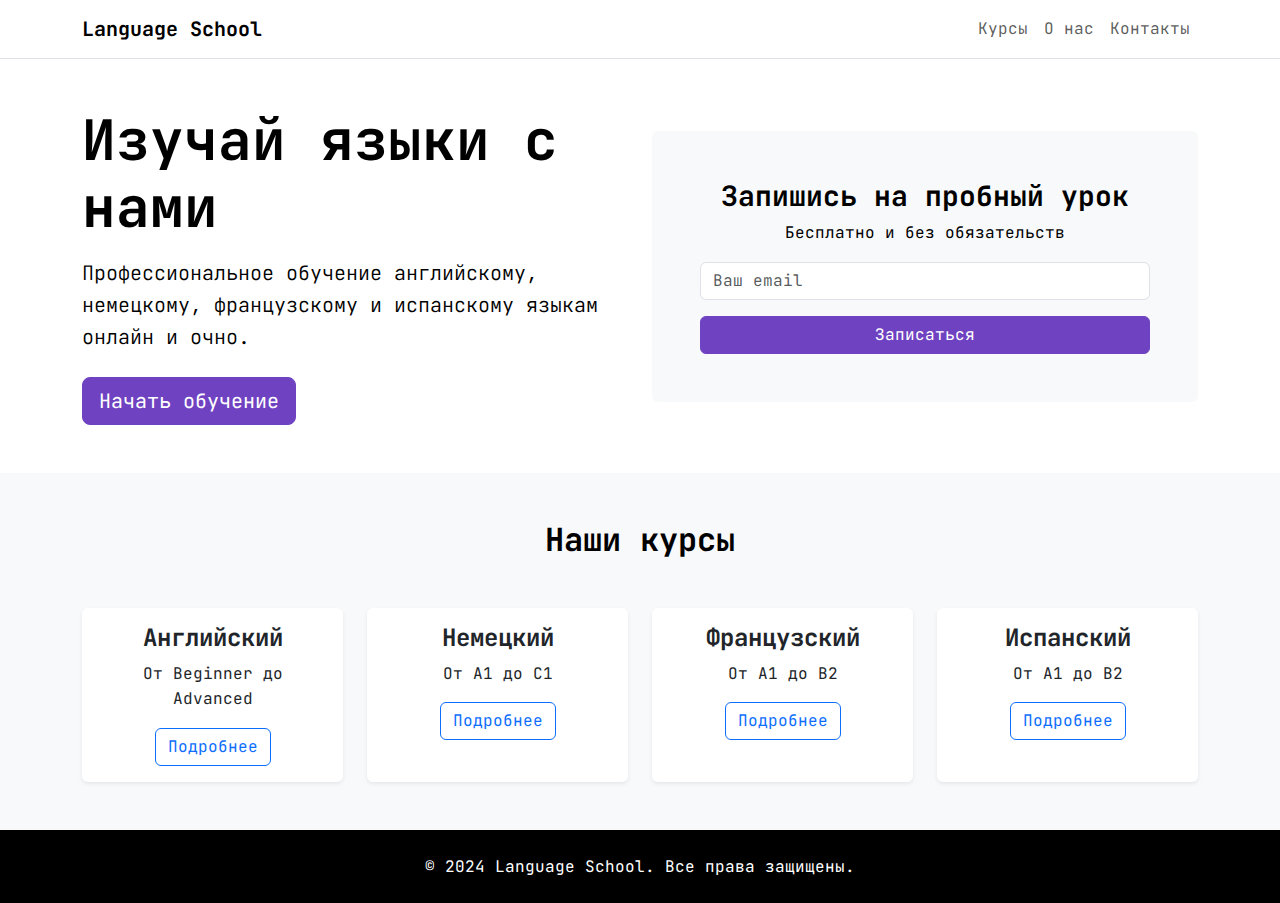
<file: index.html>
<!DOCTYPE html>
<html lang="ru">
<head>
    <meta charset="UTF-8">
    <meta name="viewport" content="width=device-width, initial-scale=1.0">
    <title>Language School</title>
    <link href="https://cdn.jsdelivr.net/npm/bootstrap@5.3.2/dist/css/bootstrap.min.css" rel="stylesheet">
    <link rel="preconnect" href="https://fonts.googleapis.com">
    <link rel="preconnect" href="https://fonts.gstatic.com" crossorigin>
    <link href="https://fonts.googleapis.com/css2?family=JetBrains+Mono:wght@400;500;700&display=swap" rel="stylesheet">
    <link rel="stylesheet" href="css/style.css">
</head>
<body>
    <nav class="navbar navbar-expand-lg navbar-light bg-white border-bottom">
        <div class="container">
            <a class="navbar-brand fw-bold" href="#">Language School</a>
            <button class="navbar-toggler" type="button" data-bs-toggle="collapse" data-bs-target="#navbarNav">
                <span class="navbar-toggler-icon"></span>
            </button>
            <div class="collapse navbar-collapse" id="navbarNav">
                <ul class="navbar-nav ms-auto">
                    <li class="nav-item">
                        <a class="nav-link" href="#">Курсы</a>
                    </li>
                    <li class="nav-item">
                        <a class="nav-link" href="#">О нас</a>
                    </li>
                    <li class="nav-item">
                        <a class="nav-link" href="#">Контакты</a>
                    </li>
                </ul>
            </div>
        </div>
    </nav>

    <header class="py-5">
        <div class="container">
            <div class="row align-items-center">
                <div class="col-lg-6">
                    <h1 class="display-4 fw-bold mb-3">Изучай языки с нами</h1>
                    <p class="lead mb-4">Профессиональное обучение английскому, немецкому, французскому и испанскому языкам онлайн и очно.</p>
                    <a href="#" class="btn btn-primary btn-lg">Начать обучение</a>
                </div>
                <div class="col-lg-6">
                    <div class="bg-light rounded p-5 text-center">
                        <h3 class="fw-bold">Запишись на пробный урок</h3>
                        <p class="mb-3">Бесплатно и без обязательств</p>
                        <form>
                            <input type="email" class="form-control mb-3" placeholder="Ваш email">
                            <button type="submit" class="btn btn-primary w-100">Записаться</button>
                        </form>
                    </div>
                </div>
            </div>
        </div>
    </header>

    <section class="py-5 bg-light">
        <div class="container">
            <h2 class="text-center fw-bold mb-5">Наши курсы</h2>
            <div class="row g-4">
                <div class="col-md-3">
                    <div class="card h-100 border-0 shadow-sm">
                        <div class="card-body text-center">
                            <h3 class="card-title h4 fw-bold">Английский</h3>
                            <p class="card-text">От Beginner до Advanced</p>
                            <a href="#" class="btn btn-outline-primary">Подробнее</a>
                        </div>
                    </div>
                </div>
                <div class="col-md-3">
                    <div class="card h-100 border-0 shadow-sm">
                        <div class="card-body text-center">
                            <h3 class="card-title h4 fw-bold">Немецкий</h3>
                            <p class="card-text">От A1 до C1</p>
                            <a href="#" class="btn btn-outline-primary">Подробнее</a>
                        </div>
                    </div>
                </div>
                <div class="col-md-3">
                    <div class="card h-100 border-0 shadow-sm">
                        <div class="card-body text-center">
                            <h3 class="card-title h4 fw-bold">Французский</h3>
                            <p class="card-text">От A1 до B2</p>
                            <a href="#" class="btn btn-outline-primary">Подробнее</a>
                        </div>
                    </div>
                </div>
                <div class="col-md-3">
                    <div class="card h-100 border-0 shadow-sm">
                        <div class="card-body text-center">
                            <h3 class="card-title h4 fw-bold">Испанский</h3>
                            <p class="card-text">От A1 до B2</p>
                            <a href="#" class="btn btn-outline-primary">Подробнее</a>
                        </div>
                    </div>
                </div>
            </div>
        </div>
    </section>

    <footer class="py-4 bg-black text-white">
        <div class="container text-center">
            <p class="mb-0">&copy; 2024 Language School. Все права защищены.</p>
        </div>
    </footer>

    <script src="https://cdn.jsdelivr.net/npm/bootstrap@5.3.2/dist/js/bootstrap.bundle.min.js"></script>
    <script src="js/main.js"></script>
</body>
</html>
</file>
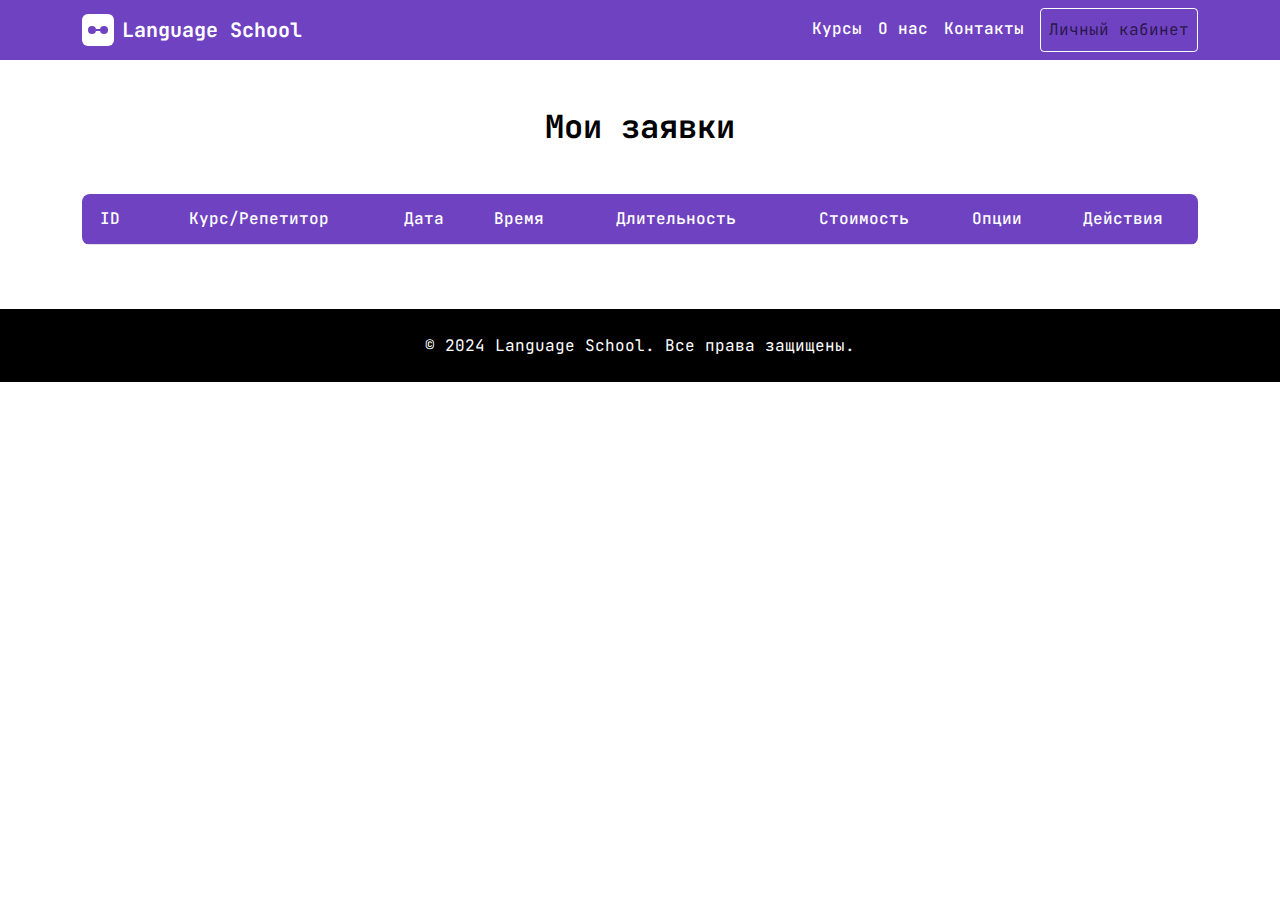
<file: cabinet.html>
<!DOCTYPE html>
<html lang="ru">
<head>
    <meta charset="UTF-8">
    <meta name="viewport" content="width=device-width, initial-scale=1.0">
    <title>Личный кабинет - Language School</title>
    <link href="https://cdn.jsdelivr.net/npm/bootstrap@5.3.2/dist/css/bootstrap.min.css" rel="stylesheet">
    <link rel="preconnect" href="https://fonts.googleapis.com">
    <link rel="preconnect" href="https://fonts.gstatic.com" crossorigin>
    <link href="https://fonts.googleapis.com/css2?family=JetBrains+Mono:wght@400;500;700&display=swap" rel="stylesheet">
    <link rel="stylesheet" href="css/style.css">
</head>
<body>
    <div id="alert-container" class="alert-container"></div>
    <nav class="navbar navbar-expand-lg navbar-purple">
        <div class="container">
            <a class="navbar-brand d-flex align-items-center" href="index.html">
                <svg class="logo-icon me-2" width="32" height="32" viewBox="0 0 32 32" fill="none" xmlns="http://www.w3.org/2000/svg">
                    <rect width="32" height="32" rx="6" fill="white"/>
                    <circle cx="10" cy="16" r="4" fill="#6f42c1"/>
                    <circle cx="22" cy="16" r="4" fill="#6f42c1"/>
                    <path d="M14 16L18 16" stroke="#6f42c1" stroke-width="2"/>
                </svg>
                <span class="brand-text">Language School</span>
            </a>
            <button class="navbar-toggler" type="button" data-bs-toggle="collapse" data-bs-target="#navbarNav">
                <span class="navbar-toggler-icon"></span>
            </button>
            <div class="collapse navbar-collapse" id="navbarNav">
                <ul class="navbar-nav ms-auto">
                    <li class="nav-item">
                        <a class="nav-link nav-link-purple" href="index.html">Курсы</a>
                    </li>
                    <li class="nav-item">
                        <a class="nav-link nav-link-purple" href="index.html">О нас</a>
                    </li>
                    <li class="nav-item">
                        <a class="nav-link nav-link-purple" href="index.html">Контакты</a>
                    </li>
                    <li class="nav-item">
                        <a class="nav-link nav-link-cabinet" href="cabinet.html">Личный кабинет</a>
                    </li>
                </ul>
            </div>
        </div>
    </nav>

    <section class="py-5">
        <div class="container">
            <h2 class="text-center fw-bold mb-5">Мои заявки</h2>
            <div class="table-responsive">
                <table class="table table-hover orders-table">
                    <thead>
                        <tr>
                            <th>ID</th>
                            <th>Курс/Репетитор</th>
                            <th>Дата</th>
                            <th>Время</th>
                            <th>Длительность</th>
                            <th>Стоимость</th>
                            <th>Опции</th>
                            <th>Действия</th>
                        </tr>
                    </thead>
                    <tbody id="orders-table-body"></tbody>
                </table>
            </div>
            <div id="no-orders-message" class="text-center py-5 d-none">
                <div class="card border-0 shadow-sm">
                    <div class="card-body py-5">
                        <svg width="64" height="64" viewBox="0 0 24 24" fill="none" stroke="#6f42c1" stroke-width="1.5" class="mb-3">
                            <path d="M14 2H6a2 2 0 0 0-2 2v16a2 2 0 0 0 2 2h12a2 2 0 0 0 2-2V8z"></path>
                            <polyline points="14 2 14 8 20 8"></polyline>
                            <line x1="16" y1="13" x2="8" y2="13"></line>
                            <line x1="16" y1="17" x2="8" y2="17"></line>
                            <polyline points="10 9 9 9 8 9"></polyline>
                        </svg>
                        <h4 class="fw-bold mb-2">У вас пока нет заявок</h4>
                        <p class="text-muted mb-3">Перейдите на главную страницу, чтобы выбрать курс или репетитора</p>
                        <a href="index.html" class="btn btn-primary">Выбрать курс</a>
                    </div>
                </div>
            </div>
        </div>
    </section>

    <footer class="py-4 bg-black text-white">
        <div class="container text-center">
            <p class="mb-0">&copy; 2024 Language School. Все права защищены.</p>
        </div>
    </footer>

    <div class="modal fade" id="orderModal" tabindex="-1" aria-hidden="true">
        <div class="modal-dialog modal-lg">
            <div class="modal-content">
                <div class="modal-header">
                    <h5 class="modal-title" id="orderModalTitle">Оформление заявки</h5>
                    <button type="button" class="btn-close" data-bs-dismiss="modal" aria-label="Close"></button>
                </div>
                <div class="modal-body">
                    <form id="order-form">
                        <input type="hidden" id="order-id">
                        <div class="row mb-3">
                            <div class="col-md-6">
                                <label for="tutor_id" class="form-label">Репетитор</label>
                                <select class="form-select" id="tutor_id" name="tutor_id">
                                    <option value="">Выберите репетитора</option>
                                </select>
                            </div>
                            <div class="col-md-6">
                                <label for="course_id" class="form-label">Курс</label>
                                <select class="form-select" id="course_id" name="course_id">
                                    <option value="">Выберите курс</option>
                                </select>
                            </div>
                        </div>
                        <div class="row mb-3">
                            <div class="col-md-4">
                                <label for="date_start" class="form-label">Дата начала</label>
                                <input type="date" class="form-control" id="date_start" name="date_start" required>
                            </div>
                            <div class="col-md-4">
                                <label for="time_start" class="form-label">Время</label>
                                <input type="time" class="form-control" id="time_start" name="time_start" required>
                            </div>
                            <div class="col-md-4">
                                <label for="duration" class="form-label">Длительность (часы)</label>
                                <input type="number" class="form-control" id="duration" name="duration" min="1" max="40">
                            </div>
                        </div>
                        <div class="row mb-3">
                            <div class="col-md-4">
                                <label for="persons" class="form-label">Количество человек</label>
                                <input type="number" class="form-control" id="persons" name="persons" min="1" max="20" required>
                            </div>
                        </div>
                        <div class="tutor-cost-display" id="tutor-cost-section" style="display: none;">
                            <div class="tutor-cost-label">Стоимость занятия</div>
                            <div class="tutor-cost-value" id="tutor-total-cost">0 ₽</div>
                        </div>
                    </form>
                </div>
                <div class="modal-footer">
                    <button type="button" class="btn btn-secondary" data-bs-dismiss="modal">Отмена</button>
                    <button type="button" class="btn btn-primary" id="order-submit-btn" onclick="submitOrder()">Отправить</button>
                </div>
            </div>
        </div>
    </div>

    <div class="modal fade" id="courseApplicationModal" tabindex="-1" aria-hidden="true">
        <div class="modal-dialog modal-lg">
            <div class="modal-content application-modal">
                <div class="modal-header">
                    <h5 class="modal-title">Подача заявки на курс</h5>
                    <button type="button" class="btn-close" data-bs-dismiss="modal" aria-label="Close"></button>
                </div>
                <div class="modal-body">
                    <form id="course-application-form">
                        <input type="hidden" id="application-course-id">
                        <input type="hidden" id="application-tutor-id">
                        
                        <div class="application-form-section">
                            <div class="application-form-section-title">Информация о курсе</div>
                            <div class="row g-3">
                                <div class="col-md-6">
                                    <label for="application-course-name" class="form-label">Название курса</label>
                                    <input type="text" class="form-control" id="application-course-name" readonly>
                                </div>
                                <div class="col-md-6">
                                    <label for="application-teacher" class="form-label">Преподаватель</label>
                                    <input type="text" class="form-control" id="application-teacher" readonly>
                                </div>
                            </div>
                            <div class="course-duration-info mt-3">
                                <div class="row">
                                    <div class="col-md-4">
                                        <div class="duration-label">Продолжительность</div>
                                        <div class="duration-value" id="application-duration">-</div>
                                    </div>
                                    <div class="col-md-4">
                                        <div class="duration-label">Часов в неделю</div>
                                        <div class="duration-value" id="application-week-length">-</div>
                                    </div>
                                    <div class="col-md-4">
                                        <div class="duration-label">Дата окончания</div>
                                        <div class="duration-value end-date" id="application-end-date">-</div>
                                    </div>
                                </div>
                            </div>
                        </div>

                        <div class="application-form-section">
                            <div class="application-form-section-title">Расписание занятий</div>
                            <div class="row g-3">
                                <div class="col-md-6">
                                    <label for="application-date-start" class="form-label">Дата начала курса</label>
                                    <select class="form-select" id="application-date-start">
                                        <option value="">Выберите дату</option>
                                    </select>
                                </div>
                                <div class="col-md-6">
                                    <label for="application-time-start" class="form-label">Время занятия</label>
                                    <select class="form-select" id="application-time-start" disabled>
                                        <option value="">Сначала выберите дату</option>
                                    </select>
                                </div>
                            </div>
                        </div>

                        <div class="application-form-section">
                            <div class="application-form-section-title">Параметры заявки</div>
                            <div class="row g-3">
                                <div class="col-md-6">
                                    <label for="application-students" class="form-label">Количество студентов в группе</label>
                                    <input type="number" class="form-control" id="application-students" min="1" max="20" value="1">
                                    <div class="form-text">От 1 до 20 человек</div>
                                </div>
                            </div>
                        </div>

                        <div class="application-form-section">
                            <div class="application-form-section-title">Дополнительные опции</div>
                            <div class="row g-2">
                                <div class="col-md-6">
                                    <div class="form-check">
                                        <input class="form-check-input" type="checkbox" id="opt-early-registration" onchange="calculateTotalCost()">
                                        <label class="form-check-label" for="opt-early-registration">Ранняя регистрация (скидка 10%)</label>
                                        <div class="form-text text-muted small">При регистрации за месяц вперед</div>
                                    </div>
                                </div>
                                <div class="col-md-6">
                                    <div class="form-check">
                                        <input class="form-check-input" type="checkbox" id="opt-group-enrollment" onchange="calculateTotalCost()">
                                        <label class="form-check-label" for="opt-group-enrollment">Групповая запись (скидка 15%)</label>
                                        <div class="form-text text-muted small">Для групп от 5 человек</div>
                                    </div>
                                </div>
                                <div class="col-md-6">
                                    <div class="form-check">
                                        <input class="form-check-input" type="checkbox" id="opt-intensive-course" onchange="calculateTotalCost()">
                                        <label class="form-check-label" for="opt-intensive-course">Интенсивный курс (+20%)</label>
                                        <div class="form-text text-muted small">5 и более часов в неделю</div>
                                    </div>
                                </div>
                                <div class="col-md-6">
                                    <div class="form-check">
                                        <input class="form-check-input" type="checkbox" id="opt-supplementary" onchange="calculateTotalCost()">
                                        <label class="form-check-label" for="opt-supplementary">Дополнительные материалы (+2000₽/студент)</label>
                                    </div>
                                </div>
                                <div class="col-md-6">
                                    <div class="form-check">
                                        <input class="form-check-input" type="checkbox" id="opt-personalized" onchange="calculateTotalCost()">
                                        <label class="form-check-label" for="opt-personalized">Индивидуальные занятия (+1500₽/неделю)</label>
                                    </div>
                                </div>
                                <div class="col-md-6">
                                    <div class="form-check">
                                        <input class="form-check-input" type="checkbox" id="opt-excursions" onchange="calculateTotalCost()">
                                        <label class="form-check-label" for="opt-excursions">Культурные экскурсии (+25%)</label>
                                    </div>
                                </div>
                                <div class="col-md-6">
                                    <div class="form-check">
                                        <input class="form-check-input" type="checkbox" id="opt-assessment" onchange="calculateTotalCost()">
                                        <label class="form-check-label" for="opt-assessment">Оценка уровня языка (+300₽)</label>
                                    </div>
                                </div>
                                <div class="col-md-6">
                                    <div class="form-check">
                                        <input class="form-check-input" type="checkbox" id="opt-interactive" onchange="calculateTotalCost()">
                                        <label class="form-check-label" for="opt-interactive">Интерактивная платформа (+50%)</label>
                                    </div>
                                </div>
                            </div>
                            <div id="applied-options" class="mt-3"></div>
                        </div>

                        <div class="cost-display">
                            <div class="cost-label">Общая стоимость курса</div>
                            <div class="cost-value" id="application-total-cost">0 ₽</div>
                        </div>
                    </form>
                </div>
                <div class="modal-footer">
                    <button type="button" class="btn btn-secondary" data-bs-dismiss="modal">Отмена</button>
                    <button type="button" class="btn btn-primary" onclick="submitCourseApplication()">Отправить заявку</button>
                </div>
            </div>
        </div>
    </div>

    <div class="modal fade" id="deleteModal" tabindex="-1" aria-hidden="true">
        <div class="modal-dialog">
            <div class="modal-content">
                <div class="modal-header">
                    <h5 class="modal-title">Подтверждение удаления</h5>
                    <button type="button" class="btn-close" data-bs-dismiss="modal" aria-label="Close"></button>
                </div>
                <div class="modal-body">
                    <p class="mb-0">Вы уверены, что хотите удалить заявку?</p>
                </div>
                <div class="modal-footer">
                    <button type="button" class="btn btn-secondary" data-bs-dismiss="modal">Нет</button>
                    <button type="button" class="btn btn-danger" id="delete-confirm-btn" onclick="confirmDelete()">Да</button>
                </div>
            </div>
        </div>
    </div>

    <script src="https://cdn.jsdelivr.net/npm/bootstrap@5.3.2/dist/js/bootstrap.bundle.min.js"></script>
    <script src="js/cabinet.js"></script>
</body>
</html>
</file>
<file: css/style.css>
:root {
    --color-black: #000000;
    --color-white: #ffffff;
    --color-purple: #6f42c1;
    --color-purple-light: #9775fa;
    --color-purple-dark: #5a32a3;
    --font-primary: 'JetBrains Mono', monospace;
}

* {
    margin: 0;
    padding: 0;
    box-sizing: border-box;
}

body {
    font-family: var(--font-primary);
    background-color: var(--color-white);
    color: var(--color-black);
    line-height: 1.6;
}

a {
    color: var(--color-purple);
    text-decoration: none;
}

a:hover {
    color: var(--color-purple-dark);
}

.btn-primary {
    background-color: var(--color-purple);
    border-color: var(--color-purple);
    color: var(--color-white);
}

.btn-primary:hover {
    background-color: var(--color-purple-dark);
    border-color: var(--color-purple-dark);
    color: var(--color-white);
}

.navbar-purple {
    background-color: var(--color-purple);
}

.navbar-purple .navbar-toggler {
    border-color: white;
}

.navbar-purple .navbar-toggler-icon {
    background-image: url("data:image/svg+xml,%3csvg xmlns='http://www.w3.org/2000/svg' viewBox='0 0 30 30'%3e%3cpath stroke='rgba%28255, 255, 255, 0.85%29' stroke-linecap='round' stroke-miterlimit='10' stroke-width='2' d='M4 7h22M4 15h22M4 23h22'/%3e%3c/svg%3e");
}

.nav-link-purple {
    color: white;
    font-weight: 500;
}

.nav-link-purple:hover,
.nav-link-purple:focus {
    color: var(--color-purple-light);
}

.logo-icon {
    flex-shrink: 0;
}

.brand-text {
    color: white;
    font-weight: 700;
    font-family: var(--font-primary);
}

.nav-link-cabinet {
    border: 1px solid white;
    border-radius: 4px;
    padding: 0.5rem 1rem;
    margin-left: 0.5rem;
}

.nav-link-cabinet:hover {
    background-color: white;
    color: var(--color-purple);
}

.alert-container {
    position: fixed;
    top: 70px;
    right: 20px;
    z-index: 1050;
    max-width: 400px;
    width: 100%;
}

.alert-container .alert {
    margin-bottom: 10px;
}

.course-card {
    transition: transform 0.2s ease, box-shadow 0.2s ease;
}

.course-card:hover {
    transform: translateY(-5px);
    box-shadow: 0 10px 20px rgba(0, 0, 0, 0.1) !important;
}

.course-btn {
    width: 100%;
}

.orders-table {
    background-color: white;
    border-radius: 8px;
    overflow: hidden;
}

.orders-table th {
    background-color: var(--color-purple);
    color: white;
    font-weight: 500;
    text-align: center;
    vertical-align: middle;
    padding: 12px 8px;
}

.orders-table td {
    vertical-align: middle;
    text-align: center;
}

.orders-table tbody tr {
    transition: background-color 0.2s ease;
}

.orders-table tbody tr:hover {
    background-color: rgba(111, 66, 193, 0.05);
}

.orders-table .btn {
    padding: 0.25rem 0.5rem;
    font-size: 0.875rem;
}

#no-orders-message {
    background-color: white;
    border-radius: 8px;
}

#cabinet-section {
    min-height: 400px;
}

.tutor-search-section {
    background-color: #f8f9fa;
}

.tutor-search-form {
    background-color: white;
    border-radius: 8px;
    padding: 20px;
    box-shadow: 0 2px 8px rgba(0, 0, 0, 0.08);
}

.tutor-table {
    background-color: white;
    border-radius: 8px;
    overflow: hidden;
    box-shadow: 0 2px 8px rgba(0, 0, 0, 0.08);
}

.tutor-table th {
    background-color: var(--color-purple);
    color: white;
    font-weight: 500;
    text-align: center;
    vertical-align: middle;
    padding: 12px 8px;
}

.tutor-table td {
    vertical-align: middle;
    text-align: center;
    padding: 12px 8px;
}

.tutor-table tbody tr {
    transition: all 0.2s ease;
    cursor: pointer;
}

.tutor-table tbody tr:hover {
    background-color: rgba(111, 66, 193, 0.08);
}

.tutor-table tbody tr.selected {
    background-color: rgba(111, 66, 193, 0.25) !important;
    border-left: 4px solid var(--color-purple);
}

.tutor-table .btn-select {
    padding: 0.375rem 0.75rem;
    font-size: 0.875rem;
}

.tutor-photo {
    width: 50px;
    height: 50px;
    border-radius: 50%;
    object-fit: cover;
    border: 2px solid var(--color-purple-light);
}

.application-modal .modal-header {
    background-color: var(--color-purple);
    color: white;
}

.application-modal .modal-header .btn-close {
    filter: brightness(0) invert(1);
}

.application-modal .modal-title {
    font-weight: 700;
}

.form-label {
    font-weight: 500;
    color: var(--color-black);
}

.form-control:read-only,
.form-select:disabled {
    background-color: #e9ecef;
    cursor: not-allowed;
}

.cost-display {
    background: linear-gradient(135deg, var(--color-purple) 0%, var(--color-purple-dark) 100%);
    color: white;
    border-radius: 8px;
    padding: 20px;
    text-align: center;
}

.cost-display .cost-value {
    font-size: 2rem;
    font-weight: 700;
}

.cost-display .cost-label {
    font-size: 0.875rem;
    opacity: 0.9;
}

.option-badge {
    display: inline-block;
    padding: 4px 8px;
    border-radius: 4px;
    font-size: 0.75rem;
    font-weight: 500;
    margin: 2px;
}

.option-badge-discount {
    background-color: #d4edda;
    color: #155724;
}

.option-badge-additional {
    background-color: #cce5ff;
    color: #004085;
}

.option-badge-applied {
    background-color: var(--color-purple-light);
    color: white;
}

.course-with-application {
    position: relative;
}

.course-apply-btn {
    position: absolute;
    bottom: 16px;
    right: 16px;
}

.application-form-section {
    border: 1px solid #dee2e6;
    border-radius: 8px;
    padding: 16px;
    margin-bottom: 16px;
}

.application-form-section-title {
    font-weight: 600;
    color: var(--color-purple);
    margin-bottom: 12px;
    padding-bottom: 8px;
    border-bottom: 1px solid #dee2e6;
}

.time-slot-item {
    padding: 8px 12px;
    border: 1px solid #dee2e6;
    border-radius: 4px;
    margin-bottom: 8px;
    cursor: pointer;
    transition: all 0.2s ease;
}

.time-slot-item:hover {
    background-color: rgba(111, 66, 193, 0.08);
}

.time-slot-item.selected {
    background-color: rgba(111, 66, 193, 0.15);
    border-color: var(--color-purple);
}

.time-slot-time {
    font-weight: 600;
    color: var(--color-purple);
}

.time-slot-end {
    font-size: 0.875rem;
    color: #6c757d;
}

.course-duration-info {
    background-color: #f8f9fa;
    border-radius: 8px;
    padding: 12px 16px;
    margin-bottom: 16px;
}

.course-duration-info .duration-label {
    font-size: 0.875rem;
    color: #6c757d;
}

.course-duration-info .duration-value {
    font-weight: 600;
    color: var(--color-black);
}

.course-duration-info .end-date {
    color: var(--color-purple);
}
</file>
